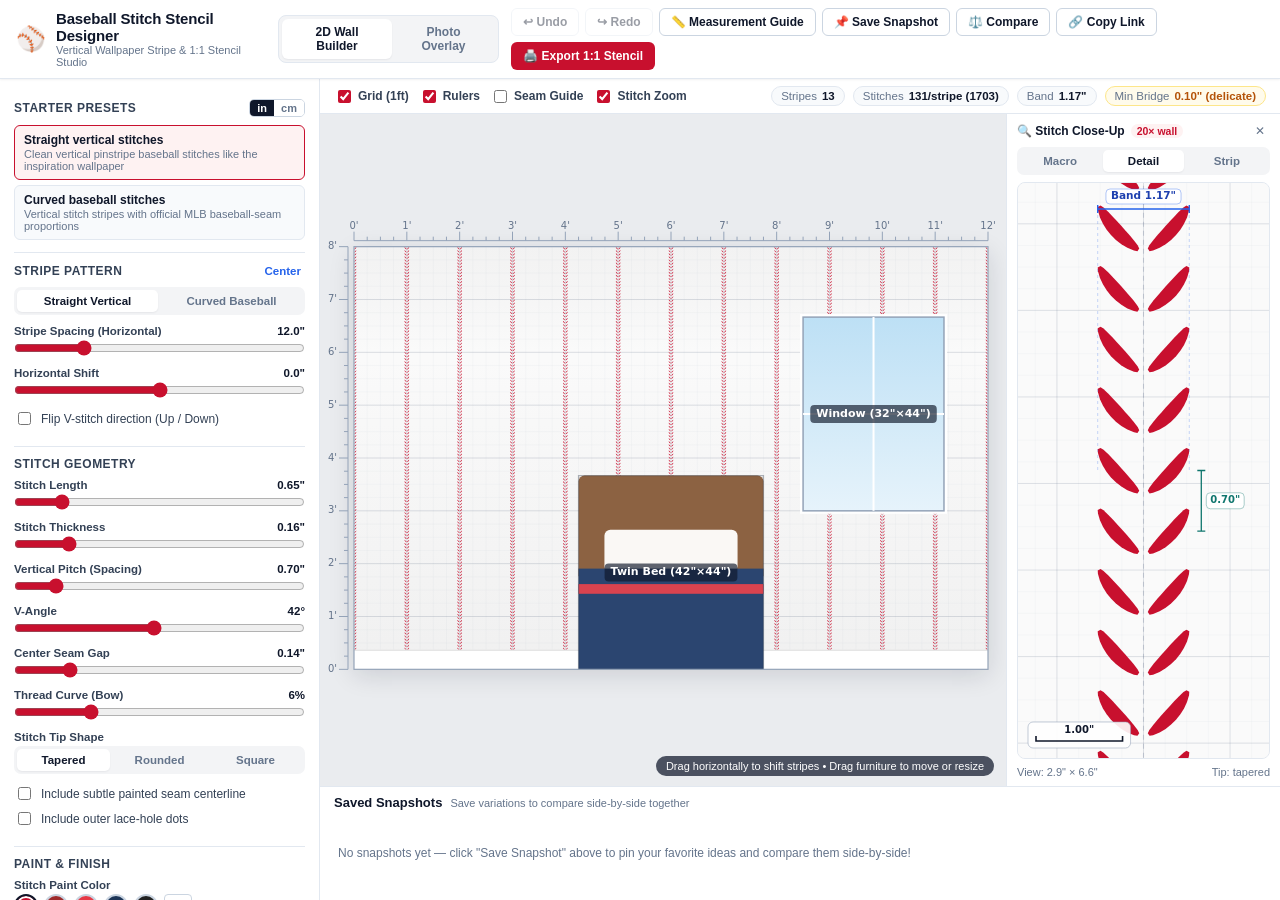
<file: index.html>
<!DOCTYPE html>
<html lang="en">
<head>
  <meta charset="UTF-8" />
  <meta name="viewport" content="width=device-width, initial-scale=1.0" />
  <meta name="description" content="Interactive true-scale baseball stitch wall stencil designer with 2D room mockup, photo overlay calibration, side-by-side comparison, and 1:1 printable PDF &amp; SVG export." />
  <title>Baseball Stitch Stencil Designer</title>
  <link rel="icon" type="image/svg+xml" href="data:image/svg+xml,%3Csvg xmlns='http://www.w3.org/2000/svg' viewBox='0 0 64 64'%3E%3Ccircle cx='32' cy='32' r='30' fill='%23fafafa' stroke='%23cbd5e1' stroke-width='3'/%3E%3Cpath d='M20 8 C28 22 28 42 20 56 M44 8 C36 22 36 42 44 56' fill='none' stroke='%23c8102e' stroke-width='4' stroke-dasharray='4 4' stroke-linecap='round'/%3E%3C/svg%3E" />
  <link rel="stylesheet" href="css/styles.css" />
</head>
<body>
  <div class="app-shell">
    <!-- Top Action Bar -->
    <header class="topbar">
      <div class="brand">
        <span class="brand-ball" aria-hidden="true">⚾</span>
        <div>
          <h1>Baseball Stitch Stencil Designer</h1>
          <span class="brand-sub">Vertical Wallpaper Stripe &amp; 1:1 Stencil Studio</span>
        </div>
      </div>

      <div class="mode-switch" role="tablist" aria-label="Room mockup mode">
        <button id="btn-mode-wall2d" class="mode-btn active" role="tab" aria-selected="true">2D Wall Builder</button>
        <button id="btn-mode-photo" class="mode-btn" role="tab" aria-selected="false">Photo Overlay</button>
      </div>

      <div class="topbar-actions">
        <button id="btn-undo" class="btn btn-ghost" title="Undo (Ctrl+Z)" disabled>↩ Undo</button>
        <button id="btn-redo" class="btn btn-ghost" title="Redo (Ctrl+Shift+Z)" disabled>↪ Redo</button>
        <button id="btn-guide" class="btn btn-secondary">📏 Measurement Guide</button>
        <button id="btn-save-snapshot" class="btn btn-secondary">📌 Save Snapshot</button>
        <button id="btn-compare" class="btn btn-secondary">⚖️ Compare</button>
        <button id="btn-share-link" class="btn btn-secondary" title="Copy a shareable URL with your exact current design">🔗 Copy Link</button>
        <button id="btn-export" class="btn btn-primary">🖨️ Export 1:1 Stencil</button>
      </div>
    </header>

    <!-- Main Studio Grid -->
    <div class="workspace">
      <!-- Left Controls Panel -->
      <aside class="sidebar" aria-label="Design controls">
        <!-- Starter Presets (2 focused options) -->
        <section class="panel-section">
          <div class="section-header">
            <h2>Starter Presets</h2>
            <div class="unit-toggle" title="Toggle display units">
              <button id="btn-unit-in" class="unit-btn active">in</button>
              <button id="btn-unit-cm" class="unit-btn">cm</button>
            </div>
          </div>
          <div id="preset-grid" class="preset-grid"></div>
        </section>

        <!-- Stripe Pattern -->
        <section class="panel-section">
          <div class="section-header">
            <h2>Stripe Pattern</h2>
            <button id="btn-center-seam" class="btn-link" title="Center stripes on wall">Center</button>
          </div>
          <div class="segmented-2" id="layout-type-group">
            <button data-layout="straight-stripes" class="seg-btn active">Straight Vertical</button>
            <button data-layout="curved-stripes" class="seg-btn">Curved Baseball</button>
          </div>

          <div class="control-row">
            <label for="ctrl-stripe-spacing">Stripe Spacing (Horizontal) <span class="val" id="val-stripe-spacing"></span></label>
            <input id="ctrl-stripe-spacing" type="range" min="5" max="36" step="0.5" />
          </div>

          <div class="control-row">
            <label for="ctrl-offset-x">Horizontal Shift <span class="val" id="val-offset-x"></span></label>
            <input id="ctrl-offset-x" type="range" min="-18" max="18" step="0.5" />
          </div>

          <div id="layout-controls-curved" class="control-stack hidden">
            <div class="mlb-lock-box">
              <div class="mlb-lock-top">
                <label class="check-row mlb-lock-check">
                  <input id="ctrl-lock-mlb" type="checkbox" checked />
                  <span>⚾ Lock to MLB baseball curve</span>
                </label>
                <button id="btn-snap-mlb" type="button" class="btn-link" title="Snap Curve Amount and Curve Waves to official MLB proportions for your current Stripe Spacing">Reset</button>
              </div>
              <div class="mlb-readout" id="mlb-curve-readout"></div>
            </div>

            <div class="control-row">
              <label for="ctrl-curve-amp">Curve Amount <span class="val" id="val-curve-amp"></span></label>
              <input id="ctrl-curve-amp" type="range" min="0.25" max="6" step="0.05" />
            </div>
            <div class="control-row">
              <label for="ctrl-curve-cycles">Curve Waves (Top → Bottom) <span class="val" id="val-curve-cycles"></span></label>
              <input id="ctrl-curve-cycles" type="range" min="0.75" max="8" step="0.05" />
            </div>
            <div class="control-row">
              <label>Curve Pairing</label>
              <div class="segmented-2" id="curve-style-group">
                <button data-curve-style="opposing" class="seg-btn active">Opposing (Baseball Pairs)</button>
                <button data-curve-style="parallel" class="seg-btn">Parallel Waves</button>
              </div>
            </div>
            <label class="check-row">
              <input id="ctrl-alt-dir" type="checkbox" />
              <span>Alternate V-direction on opposing stripes</span>
            </label>
          </div>

          <label class="check-row">
            <input id="ctrl-flip-dir" type="checkbox" />
            <span>Flip V-stitch direction (Up / Down)</span>
          </label>
        </section>

        <!-- Stitch Dimensions -->
        <section class="panel-section">
          <div class="section-header">
            <h2>Stitch Geometry</h2>
          </div>

          <div class="control-row">
            <label for="ctrl-length">Stitch Length <span class="val" id="val-length"></span></label>
            <input id="ctrl-length" type="range" min="0.25" max="3.0" step="0.05" />
          </div>
          <div class="control-row">
            <label for="ctrl-width">Stitch Thickness <span class="val" id="val-width"></span></label>
            <input id="ctrl-width" type="range" min="0.06" max="0.65" step="0.01" />
          </div>
          <div class="control-row">
            <label for="ctrl-spacing">Vertical Pitch (Spacing) <span class="val" id="val-spacing"></span></label>
            <input id="ctrl-spacing" type="range" min="0.3" max="3.5" step="0.05" />
          </div>
          <div class="control-row">
            <label for="ctrl-vangle">V-Angle <span class="val" id="val-vangle"></span></label>
            <input id="ctrl-vangle" type="range" min="18" max="68" step="1" />
          </div>
          <div class="control-row">
            <label for="ctrl-gap">Center Seam Gap <span class="val" id="val-gap"></span></label>
            <input id="ctrl-gap" type="range" min="0" max="0.8" step="0.02" />
          </div>
          <div class="control-row">
            <label for="ctrl-bow">Thread Curve (Bow) <span class="val" id="val-bow"></span></label>
            <input id="ctrl-bow" type="range" min="0" max="0.24" step="0.01" />
          </div>

          <div class="control-row">
            <label>Stitch Tip Shape</label>
            <div class="segmented-3" id="tip-style-group">
              <button data-tip="tapered" class="seg-btn active">Tapered</button>
              <button data-tip="rounded" class="seg-btn">Rounded</button>
              <button data-tip="square" class="seg-btn">Square</button>
            </div>
          </div>

          <label class="check-row">
            <input id="ctrl-seam-line" type="checkbox" />
            <span>Include subtle painted seam centerline</span>
          </label>
          <label class="check-row">
            <input id="ctrl-lace-holes" type="checkbox" />
            <span>Include outer lace-hole dots</span>
          </label>
        </section>

        <!-- Colors & Paint Blend -->
        <section class="panel-section">
          <div class="section-header">
            <h2>Paint &amp; Finish</h2>
          </div>

          <div class="control-row">
            <label>Stitch Paint Color</label>
            <div class="swatch-row">
              <button class="swatch" data-stitch-color="#C8102E" style="background:#C8102E" title="Classic MLB Red"></button>
              <button class="swatch" data-stitch-color="#9E2A2B" style="background:#9E2A2B" title="Vintage Brick Red"></button>
              <button class="swatch" data-stitch-color="#E63946" style="background:#E63946" title="Bright Scarlet"></button>
              <button class="swatch" data-stitch-color="#1D3557" style="background:#1D3557" title="Ballpark Navy"></button>
              <button class="swatch" data-stitch-color="#222222" style="background:#222222" title="Charcoal"></button>
              <input id="ctrl-stitch-color" type="color" title="Custom stitch color" />
            </div>
          </div>

          <div id="wall-color-wrap" class="control-row">
            <label>Wall Paint Color (2D Mode)</label>
            <div class="swatch-row">
              <button class="swatch" data-wall-color="#FAFAFA" style="background:#FAFAFA" title="Crisp Wallpaper White"></button>
              <button class="swatch" data-wall-color="#F5F2EB" style="background:#F5F2EB" title="Baseball Chalk Cream"></button>
              <button class="swatch" data-wall-color="#E6E4DD" style="background:#E6E4DD" title="Warm Stone Gray"></button>
              <button class="swatch" data-wall-color="#D9E5F0" style="background:#D9E5F0" title="Ballpark Sky Blue"></button>
              <button class="swatch" data-wall-color="#DDE6DC" style="background:#DDE6DC" title="Soft Outfield Sage"></button>
              <input id="ctrl-wall-color" type="color" title="Custom wall color" />
            </div>
          </div>

          <div id="photo-blend-wrap" class="control-stack hidden">
            <div class="control-row">
              <label for="ctrl-opacity">Paint Opacity <span class="val" id="val-opacity"></span></label>
              <input id="ctrl-opacity" type="range" min="0.25" max="1" step="0.02" />
            </div>
            <label class="check-row">
              <input id="ctrl-multiply" type="checkbox" />
              <span>Realistic wall lighting blend (Multiply)</span>
            </label>
          </div>
        </section>

        <!-- Room Dimensions & Furniture (2D Wall Mode) -->
        <section id="section-room-2d" class="panel-section">
          <div class="section-header">
            <h2>Room Wall &amp; Furniture</h2>
          </div>

          <div class="control-row two-col">
            <div>
              <label for="ctrl-wall-w">Wall Width (in)</label>
              <input id="ctrl-wall-w" type="number" min="48" max="360" step="1" />
            </div>
            <div>
              <label for="ctrl-wall-h">Wall Height (in)</label>
              <input id="ctrl-wall-h" type="number" min="48" max="180" step="1" />
            </div>
          </div>
          <div class="control-row two-col">
            <div>
              <label for="ctrl-baseboard">Baseboard (in)</label>
              <input id="ctrl-baseboard" type="number" min="0" max="16" step="0.5" />
            </div>
            <div>
              <label for="ctrl-crown">Crown Mold (in)</label>
              <input id="ctrl-crown" type="number" min="0" max="12" step="0.5" />
            </div>
          </div>

          <label class="check-row">
            <input id="ctrl-mask-furniture" type="checkbox" />
            <span>Hide stitches behind furniture</span>
          </label>

          <div class="add-obstacle-bar">
            <select id="select-new-obstacle" aria-label="Furniture type to add">
              <option value="bed">Twin Bed (42"×44")</option>
              <option value="bed-full">Full Bed (56"×46")</option>
              <option value="bed-toddler">Toddler Bed (30"×34")</option>
              <option value="window">Window (32"×44")</option>
              <option value="door">Door (32"×80")</option>
              <option value="dresser">Dresser (42"×34")</option>
              <option value="shelf">Wall Shelf (36"×6")</option>
            </select>
            <button id="btn-add-obstacle" class="btn btn-secondary btn-sm">+ Add</button>
          </div>

          <div id="obstacle-list" class="obstacle-list"></div>
        </section>

        <!-- Photo Overlay Controls -->
        <section id="section-photo-mode" class="panel-section hidden">
          <div class="section-header">
            <h2>Room Photo &amp; Scale</h2>
          </div>

          <div class="photo-upload-box">
            <input id="input-photo-file" type="file" accept="image/*" hidden />
            <button id="btn-upload-photo" class="btn btn-primary btn-full">📷 Upload Son's Wall Photo</button>
            <div class="photo-meta">
              <span id="photo-name-label">Sample Kid Bedroom Wall</span>
              <button id="btn-use-sample-photo" class="btn-link">Use Sample</button>
            </div>
          </div>

          <div class="calib-card">
            <div class="calib-header">
              <strong>2-Point Scale Calibration</strong>
              <span id="calib-ppi-readout" class="badge">11.1 px/in</span>
            </div>
            <p class="helper-tip">Click two points on a known distance (like two painter's tape marks 48" apart) to lock stitches to real inches.</p>
            <div class="control-row two-col">
              <div>
                <label for="ctrl-calib-dist">Known Distance (in)</label>
                <input id="ctrl-calib-dist" type="number" min="2" max="240" step="0.25" />
              </div>
              <div class="align-end">
                <button id="btn-start-calib" class="btn btn-secondary btn-full">🎯 Calibrate Scale</button>
              </div>
            </div>
            <div id="calib-status" class="calib-status hidden"></div>
          </div>
        </section>

        <!-- Project Backup -->
        <section class="panel-section">
          <div class="section-header">
            <h2>Project File</h2>
          </div>
          <div class="two-col">
            <button id="btn-export-json" class="btn btn-ghost btn-sm">💾 Save JSON</button>
            <button id="btn-import-json" class="btn btn-ghost btn-sm">📂 Load JSON</button>
            <input id="input-json-file" type="file" accept="application/json" hidden />
          </div>
        </section>
      </aside>

      <!-- Main Stage & Bottom Snapshots Tray -->
      <main class="stage-column">
        <!-- Stage Toolbar & Live Stencil Stats -->
        <div class="stage-bar">
          <div class="stage-toggles">
            <label class="chip-check"><input id="ctrl-show-grid" type="checkbox" /> Grid (1ft)</label>
            <label class="chip-check"><input id="ctrl-show-rulers" type="checkbox" /> Rulers</label>
            <label class="chip-check"><input id="ctrl-show-guide" type="checkbox" /> Seam Guide</label>
            <label class="chip-check"><input id="ctrl-show-zoom" type="checkbox" /> Stitch Zoom</label>
          </div>
          <div class="stats-strip" id="stats-strip">
            <div class="stat-pill"><span class="stat-k">Stripes</span> <strong id="stat-stripes">0</strong></div>
            <div class="stat-pill"><span class="stat-k">Stitches</span> <strong id="stat-pairs">0</strong></div>
            <div class="stat-pill"><span class="stat-k">Band</span> <strong id="stat-band">0"</strong></div>
            <div class="stat-pill" id="stat-bridge-pill" title="Smallest gap between stitch cutouts (keep >= 0.15&quot;–0.25&quot; for sturdy mylar/cardstock stencils)">
              <span class="stat-k">Min Bridge</span> <strong id="stat-bridge">0"</strong>
            </div>
          </div>
        </div>

        <!-- Interactive Canvas Area + Zoomed Stitch Close-Up Panel -->
        <div class="stage-split">
          <div class="canvas-wrap" id="canvas-wrap">
            <canvas id="stage-canvas"></canvas>
            <div id="canvas-hint" class="canvas-hint">Drag horizontally to shift stripes • Drag furniture to move or resize</div>
          </div>

          <aside id="zoom-panel" class="zoom-panel" aria-label="Stitch geometry close-up preview">
            <div class="zoom-panel-header">
              <div class="zoom-panel-title">
                <strong>🔍 Stitch Close-Up</strong>
                <span id="zoom-scale-badge" class="zoom-scale-badge">~15×</span>
              </div>
              <button id="btn-close-zoom" type="button" class="icon-btn" title="Hide Stitch Close-Up panel" aria-label="Hide Stitch Close-Up panel">✕</button>
            </div>
            <div class="segmented-3 zoom-level-group" id="zoom-level-group">
              <button type="button" data-zoom="macro" class="seg-btn">Macro</button>
              <button type="button" data-zoom="detail" class="seg-btn active">Detail</button>
              <button type="button" data-zoom="strip" class="seg-btn">Strip</button>
            </div>
            <div class="zoom-canvas-wrap">
              <canvas id="zoom-canvas"></canvas>
            </div>
            <div class="zoom-panel-footer" id="zoom-panel-footer">
              Live close-up of center stripe
            </div>
          </aside>
        </div>

        <!-- Saved Snapshots Tray -->
        <div class="snapshots-bar">
          <div class="snapshots-header">
            <strong>Saved Snapshots</strong>
            <span class="snapshots-sub">Save variations to compare side-by-side together</span>
          </div>
          <div id="snapshots-tray" class="snapshots-tray"></div>
        </div>
      </main>
    </div>
  </div>

  <!-- MODAL: Side-by-Side & Split Comparison -->
  <div id="modal-compare" class="modal hidden" role="dialog" aria-modal="true" aria-labelledby="compare-title">
    <div class="modal-card modal-xl">
      <div class="modal-header">
        <h2 id="compare-title">Compare Designs</h2>
        <div class="compare-mode-tabs">
          <button id="btn-cmp-side" class="seg-btn active">Side-by-Side</button>
          <button id="btn-cmp-split" class="seg-btn">Split Wipe Slider</button>
        </div>
        <button class="modal-close" data-close-modal="modal-compare" aria-label="Close">✕</button>
      </div>

      <div class="compare-selectors">
        <div class="compare-select-box">
          <label for="cmp-select-a">Design A (Left)</label>
          <select id="cmp-select-a"></select>
        </div>
        <div class="compare-select-box">
          <label for="cmp-select-b">Design B (Right)</label>
          <select id="cmp-select-b"></select>
        </div>
      </div>

      <div id="compare-view-side" class="compare-side-grid">
        <div class="compare-pane">
          <div class="compare-pane-label" id="cmp-label-a">Design A</div>
          <canvas id="cmp-canvas-a" class="compare-canvas"></canvas>
        </div>
        <div class="compare-pane">
          <div class="compare-pane-label" id="cmp-label-b">Design B</div>
          <canvas id="cmp-canvas-b" class="compare-canvas"></canvas>
        </div>
      </div>

      <div id="compare-view-split" class="compare-split-wrap hidden">
        <canvas id="cmp-canvas-split" class="compare-split-canvas"></canvas>
        <div class="split-slider-row">
          <span id="cmp-split-label-a">Design A</span>
          <input id="cmp-split-range" type="range" min="0.05" max="0.95" step="0.005" value="0.5" />
          <span id="cmp-split-label-b">Design B</span>
        </div>
      </div>

      <div class="compare-diff-box">
        <h3>Key Differences</h3>
        <div id="cmp-diff-table" class="diff-grid"></div>
      </div>
    </div>
  </div>

  <!-- MODAL: Export 1:1 Stencil (PDF & SVG) -->
  <div id="modal-export" class="modal hidden" role="dialog" aria-modal="true" aria-labelledby="export-title">
    <div class="modal-card modal-lg">
      <div class="modal-header">
        <h2 id="export-title">Export 1:1 Physical Stencil</h2>
        <button class="modal-close" data-close-modal="modal-export" aria-label="Close">✕</button>
      </div>

      <div class="export-grid">
        <!-- Printable Tiled PDF Card -->
        <div class="export-card">
          <h3>🖨️ Printable 1:1 PDF (Home Printer)</h3>
          <p class="export-desc">Exact 1:1 US Letter (8.5" × 11") vector PDF with alignment guides and a 2.00" ruler verification box.</p>

          <div class="control-row">
            <label for="exp-pdf-mode">Stencil Mode</label>
            <select id="exp-pdf-mode">
              <option value="reusable">1-Page Reusable Vertical Stencil Strip (best for straight stripes)</option>
              <option value="single-stripe">Single Full-Height Vertical Stripe Tiled (best for curved stripes — flip for pairs!)</option>
              <option value="tiled">Full-Wall Tiled Template (all stripes)</option>
            </select>
          </div>

          <div id="exp-pdf-tiled-opts" class="hidden">
            <div class="control-row two-col">
              <div id="exp-pdf-orient-wrap">
                <label for="exp-pdf-orient">Orientation</label>
                <select id="exp-pdf-orient">
                  <option value="portrait">Portrait (8.5"×11")</option>
                  <option value="landscape">Landscape (11"×8.5")</option>
                </select>
              </div>
              <div>
                <label for="exp-pdf-overlap">Overlap (in)</label>
                <input id="exp-pdf-overlap" type="number" min="0.25" max="1.5" step="0.25" value="0.5" />
              </div>
            </div>
          </div>

          <label class="check-row">
            <input id="exp-pdf-inksaver" type="checkbox" checked />
            <span>Ink-Saver Cut Outlines (recommended — saves red ink)</span>
          </label>
          <label class="check-row">
            <input id="exp-pdf-centerline" type="checkbox" checked />
            <span>Include dashed plumb / seam centerline guide</span>
          </label>

          <div id="exp-pdf-summary" class="export-summary"></div>
          <button id="btn-download-pdf" class="btn btn-primary btn-full">Download 1:1 PDF</button>
        </div>

        <!-- Cutting Machine SVG Card -->
        <div class="export-card">
          <h3>✂️ Cutting Machine 1:1 SVG (Cricut / Silhouette)</h3>
          <p class="export-desc">Closed filled vector cutouts at exact real-world inches — ready to cut stencil mylar or vinyl directly.</p>

          <div class="control-row">
            <label for="exp-svg-mode">SVG Layout</label>
            <select id="exp-svg-mode">
              <option value="tile-12x24">Reusable Vertical Strip — 12"×24" Mat (11.5"×23.5")</option>
              <option value="tile-12x12">Reusable Vertical Strip — 12"×12" Mat (11.5"×11.5")</option>
              <option value="tile-letter">Reusable Vertical Strip — Letter Sheet (8.5"×11")</option>
              <option value="single-stripe">Single Full-Height Vertical Stripe (for plotter / Inkscape)</option>
              <option value="full-wall">Full-Wall 1:1 SVG (all stripes)</option>
            </select>
          </div>

          <label class="check-row">
            <input id="exp-svg-outline" type="checkbox" />
            <span>Stroke outlines only (instead of solid filled cutouts)</span>
          </label>

          <div id="exp-svg-summary" class="export-summary"></div>
          <button id="btn-download-svg" class="btn btn-secondary btn-full">Download 1:1 SVG</button>
        </div>
      </div>

      <div class="export-footer-tip">
        <strong>Printing Tip:</strong> Always select <strong>"Actual Size"</strong> or <strong>"Scale: 100%"</strong> in your print dialog — never "Fit to Page" — then measure the 2.00" verification mark with a ruler before cutting.
      </div>
    </div>
  </div>

  <!-- MODAL: Tomorrow's Measurement & Photo Guide -->
  <div id="modal-guide" class="modal hidden" role="dialog" aria-modal="true" aria-labelledby="guide-title">
    <div class="modal-card modal-md">
      <div class="modal-header">
        <h2 id="guide-title">📏 Tomorrow's Room Measurement &amp; Photo Checklist</h2>
        <button class="modal-close" data-close-modal="modal-guide" aria-label="Close">✕</button>
      </div>

      <div class="guide-body">
        <div class="guide-block">
          <h3>1. Quick Tape-Measure Checklist (nearest 1/4")</h3>
          <ul>
            <li><strong>Wall Width &amp; Height:</strong> Left corner to right corner, and floor to ceiling.</li>
            <li><strong>Trim Heights:</strong> Baseboard height (usually 3.5"–5.5") and crown molding (if any).</li>
            <li><strong>Bed / Headboard:</strong> Distance from left wall, total width, and height from floor.</li>
            <li><strong>Windows &amp; Doors:</strong> Distance from left wall, total width (including outer trim), sill height, and top height.</li>
            <li><strong>Switches / Outlets / Shelves:</strong> Any wall plates you want the stripes to clear cleanly.</li>
          </ul>
        </div>

        <div class="guide-block">
          <h3>2. How to Take a True-Scale Wall Photo</h3>
          <ul>
            <li><strong>Stand centered across the room:</strong> Hold your phone level at chest height (~4 ft off the floor) facing straight at the wall.</li>
            <li><strong>Use the standard 1x lens:</strong> Avoid 0.5x ultra-wide mode, which bows straight walls near the edges.</li>
            <li><strong>The 48" Painter's Tape Trick (Pro Tip):</strong> Before taking the photo, stick two small pieces of painter's tape (or sticky notes) horizontally on the wall <strong>exactly 48 inches (4 ft) apart</strong>. When you upload the photo in <em>Photo Overlay</em> mode, click <strong>Calibrate Scale</strong> and tap both pieces of tape — every stripe &amp; stitch immediately locks to exact real-world size!</li>
          </ul>
        </div>

        <div class="guide-block">
          <h3>3. Vertical Stripe Stencil Tips</h3>
          <ul>
            <li>Check the <strong>Min Bridge</strong> readout: for delicate wallpaper-scale stitches, a 7–10 mil mylar stencil cut on a Cricut/Silhouette handles bridges down to <strong>~0.12"</strong>; if hand-cutting with an X-Acto knife, aim for <strong>0.20"–0.25"+</strong>.</li>
            <li>Use a laser level (or plumb line) along the ceiling to mark stripe centers every <em>Stripe Spacing</em> inches, and align the dashed blue ghost stitch at the top of your stencil over the last painted stitch as you move down each column.</li>
          </ul>
        </div>
      </div>

      <div class="modal-footer">
        <button class="btn btn-primary" data-close-modal="modal-guide">Got It!</button>
      </div>
    </div>
  </div>

  <!-- Toast notification -->
  <div id="toast" class="toast hidden" role="status" aria-live="polite"></div>

  <script type="module" src="js/main.js"></script>
</body>
</html>
</file>
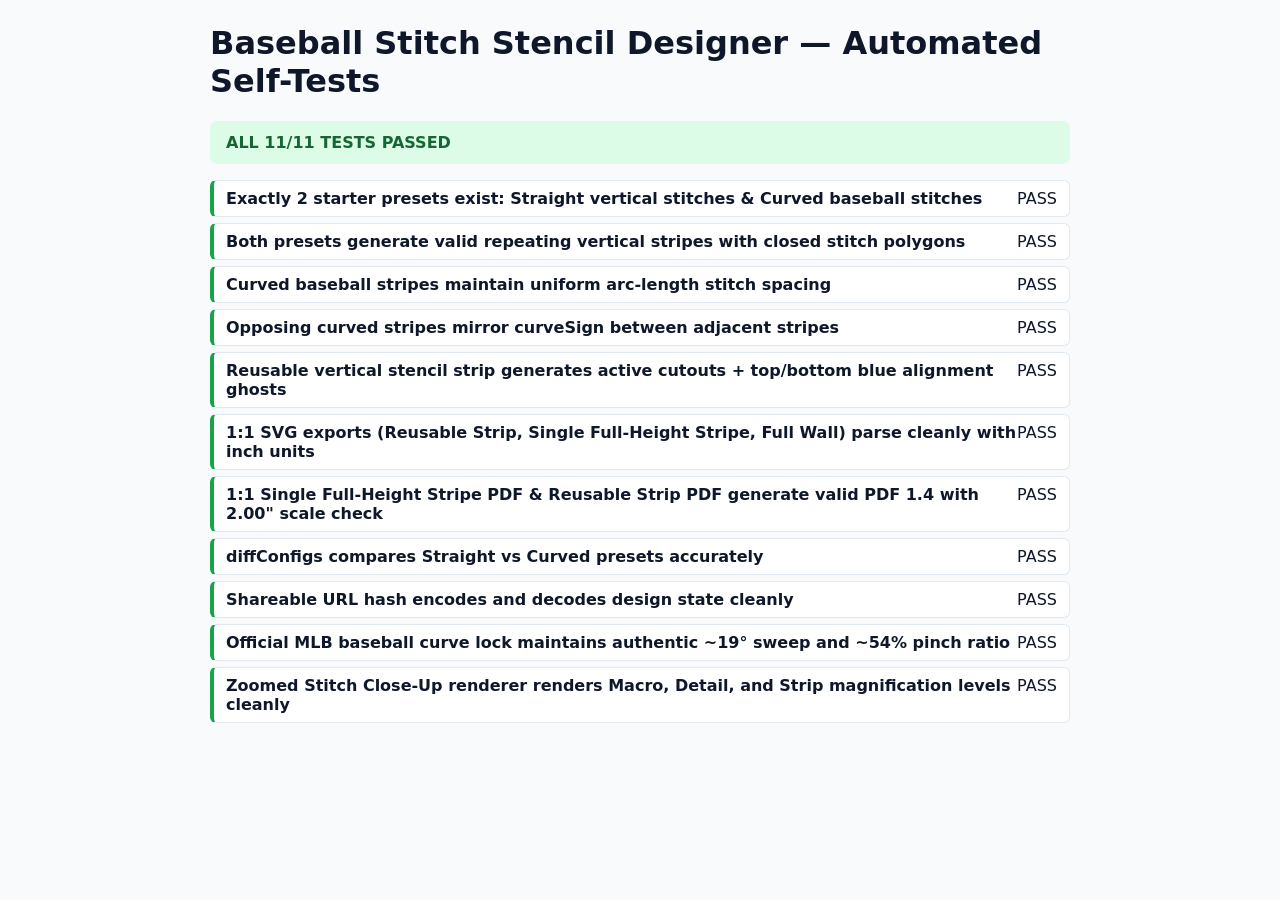
<file: tests/test-runner.html>
<!DOCTYPE html>
<html lang="en">
<head>
  <meta charset="UTF-8" />
  <title>Baseball Stitch Stencil Designer — Automated Test Suite</title>
  <style>
    body { font-family: system-ui, sans-serif; padding: 24px; max-width: 860px; margin: 0 auto; background: #f8fafc; color: #0f172a; }
    h1 { margin-top: 0; }
    .summary { padding: 12px 16px; border-radius: 8px; font-weight: 700; margin-bottom: 16px; }
    .summary.pass { background: #dcfce7; color: #166534; }
    .summary.fail { background: #fee2e2; color: #991b1b; }
    .test { padding: 8px 12px; margin-bottom: 6px; border-radius: 6px; background: #fff; border: 1px solid #e2e8f0; display: flex; justify-content: space-between; }
    .test.pass { border-left: 4px solid #16a34a; }
    .test.fail { border-left: 4px solid #dc2626; }
    .err { color: #b91c1c; font-size: 12px; margin-top: 4px; font-family: monospace; }
  </style>
</head>
<body>
  <h1>Baseball Stitch Stencil Designer — Automated Self-Tests</h1>
  <div id="summary" class="summary">Running tests...</div>
  <div id="results"></div>

  <script type="module">
    import {
      computeDesignGeometry,
      buildReusableStencilTile,
      buildSingleFullHeightStripe,
      getPaintedWallSpanIn,
      computeMlbCurveForSpacing,
      computeMlbAmplitudeForCycles,
      computeMlbCyclesForAmplitude,
      computeCurveMetrics,
      dist,
    } from '../js/geometry.js';
    import { createDefaultState, STARTER_PRESETS, applyPresetToState, diffConfigs } from '../js/presets.js';
    import { encodeStateToHash, decodeStateFromHash } from '../js/storage.js';
    import { generateFullWallSVG, generateReusableTileSVG, generateSingleStripeSVG } from '../js/svg-export.js';
    import { computeSingleStripePdfPlan, generateSingleStripePDF, generateReusableStripPDF } from '../js/pdf-export.js';
    import { renderStitchZoom } from '../js/renderer.js';

    const results = [];

    function assert(cond, msg) {
      if (!cond) throw new Error(msg || 'Assertion failed');
    }

    function test(name, fn) {
      try {
        fn();
        results.push({ name, passed: true });
      } catch (err) {
        results.push({ name, passed: false, error: err.message });
      }
    }

    test('Exactly 2 starter presets exist: Straight vertical stitches & Curved baseball stitches', () => {
      assert(STARTER_PRESETS.length === 2, `Expected 2 presets, got ${STARTER_PRESETS.length}`);
      assert(STARTER_PRESETS[0].name === 'Straight vertical stitches', 'Preset 1 name mismatch');
      assert(STARTER_PRESETS[1].name === 'Curved baseball stitches', 'Preset 2 name mismatch');
    });

    test('Both presets generate valid repeating vertical stripes with closed stitch polygons', () => {
      const base = createDefaultState();
      for (const preset of STARTER_PRESETS) {
        const cfg = applyPresetToState(base, preset.id);
        const geom = computeDesignGeometry(cfg);
        assert(geom.stats.stripeCount >= 8, `Preset ${preset.id} had too few stripes: ${geom.stats.stripeCount}`);
        assert(geom.stats.perStripePairs >= 50, `Preset ${preset.id} had too few stitches per stripe`);
        assert(geom.stats.minBridgeIn > 0.08, `Preset ${preset.id} bridge unexpectedly low: ${geom.stats.minBridgeIn}`);
      }
    });

    test('Curved baseball stripes maintain uniform arc-length stitch spacing', () => {
      const cfg = applyPresetToState(createDefaultState(), 'curved-baseball');
      cfg.stitch.spacingIn = 1.0;
      const geom = computeDesignGeometry(cfg);
      const pairs = geom.seams[0].pairs;
      for (let i = 1; i < pairs.length; i++) {
        const chord = dist(pairs[i - 1].stationPos, pairs[i].stationPos);
        assert(chord > 0.96 && chord <= 1.02, `Non-uniform spacing at ${i}: ${chord.toFixed(3)}"`);
      }
    });

    test('Opposing curved stripes mirror curveSign between adjacent stripes', () => {
      const cfg = applyPresetToState(createDefaultState(), 'curved-baseball');
      const geom = computeDesignGeometry(cfg);
      assert(geom.seams.length >= 2, 'Expected at least 2 stripes');
      assert(geom.seams[0].curveSign !== geom.seams[1].curveSign, 'Adjacent opposing stripes should have opposite curveSign');
    });

    test('Reusable vertical stencil strip generates active cutouts + top/bottom blue alignment ghosts', () => {
      const cfg = createDefaultState();
      const tile = buildReusableStencilTile(cfg, 8.5, 11.0, 0.85);
      assert(tile.activePairs.length >= 8, `Expected >= 8 vertical stitches on Letter strip, got ${tile.activePairs.length}`);
      assert(tile.ghostPairs.length === 2, 'Expected 2 alignment ghost stitches (top & bottom)');
    });

    test('1:1 SVG exports (Reusable Strip, Single Full-Height Stripe, Full Wall) parse cleanly with inch units', () => {
      const cfg = applyPresetToState(createDefaultState(), 'curved-baseball');
      const parser = new DOMParser();

      const tile = generateReusableTileSVG(cfg, { sheetWidthIn: 11.5, sheetHeightIn: 23.5 });
      const docTile = parser.parseFromString(tile.svg, 'image/svg+xml');
      assert(!docTile.querySelector('parsererror'), 'Tile SVG XML error');
      assert(docTile.documentElement.getAttribute('width') === '11.5in', 'Unexpected tile SVG width');

      const single = generateSingleStripeSVG(cfg);
      const docSingle = parser.parseFromString(single.svg, 'image/svg+xml');
      assert(!docSingle.querySelector('parsererror'), 'Single stripe SVG XML error');

      const full = generateFullWallSVG(cfg);
      const docFull = parser.parseFromString(full.svg, 'image/svg+xml');
      assert(!docFull.querySelector('parsererror'), 'Full wall SVG XML error');
      assert(docFull.documentElement.getAttribute('width') === '144in', 'Unexpected full SVG width');
    });

    test('1:1 Single Full-Height Stripe PDF & Reusable Strip PDF generate valid PDF 1.4 with 2.00" scale check', () => {
      const cfgCurved = applyPresetToState(createDefaultState(), 'curved-baseball');
      const plan = computeSingleStripePdfPlan(cfgCurved);
      assert(plan.activeTiles.length >= 8 && plan.activeTiles.length <= 15, `Unexpected stripe tile count: ${plan.activeTiles.length}`);

      const singlePdf = generateSingleStripePDF(cfgCurved, { inkSaver: true });
      const textSingle = new TextDecoder('latin1').decode(singlePdf.bytes);
      assert(textSingle.startsWith('%PDF-1.4\n'), 'Missing PDF 1.4 header');
      assert(textSingle.includes('Exact 2.00" x 2.00"'), 'Missing 2.00" scale box');
      assert(textSingle.trim().endsWith('%%EOF'), 'Missing %%EOF');

      const stripPdf = generateReusableStripPDF(createDefaultState(), { inkSaver: true });
      const textStrip = new TextDecoder('latin1').decode(stripPdf.bytes);
      assert(stripPdf.pageCount === 1, 'Expected 1 page for reusable strip');
      assert(textStrip.includes('/MediaBox [0 0 612 792]'), 'Expected Portrait Letter MediaBox [0 0 612 792]');
      assert(textStrip.includes('Exact 2.00" Scale Check'), 'Missing 2.00" scale bar');
    });

    test('diffConfigs compares Straight vs Curved presets accurately', () => {
      const a = applyPresetToState(createDefaultState(), 'straight-vertical');
      const b = applyPresetToState(createDefaultState(), 'curved-baseball');
      const diffs = diffConfigs(a, b);
      assert(diffs.some((d) => d.label === 'Pattern'), 'Expected Pattern diff');
      assert(diffs.some((d) => d.label === 'Curve Amount'), 'Expected Curve Amount diff');
    });

    test('Shareable URL hash encodes and decodes design state cleanly', () => {
      const orig = applyPresetToState(createDefaultState(), 'curved-baseball');
      orig.layout.stripeSpacingIn = 15.5;
      orig.layout.curveAmplitudeIn = 3.1;
      orig.stitch.lengthIn = 0.85;
      const hash = encodeStateToHash(orig);
      assert(hash.startsWith('#d='), 'Expected #d= hash prefix');
      const decoded = decodeStateFromHash(hash, createDefaultState());
      assert(decoded !== null, 'Failed to decode share hash');
      assert(decoded.layout.type === 'curved-stripes', 'Decoded layout type mismatch');
      assert(decoded.layout.stripeSpacingIn === 15.5, 'Decoded stripeSpacingIn mismatch');
      assert(decoded.layout.curveAmplitudeIn === 3.1, 'Decoded curveAmplitudeIn mismatch');
      assert(decoded.stitch.lengthIn === 0.85, 'Decoded stitch length mismatch');
      assert(decodeStateFromHash('#d=!!!invalid', createDefaultState()) === null, 'Invalid hash should return null');
    });

    test('Official MLB baseball curve lock maintains authentic ~19° sweep and ~54% pinch ratio', () => {
      const cfg = applyPresetToState(createDefaultState(), 'curved-baseball');
      assert(cfg.layout.lockBaseballCurve === true, 'Curved preset should enable MLB lock by default');
      const mDefault = computeCurveMetrics(cfg.layout, cfg.wall);
      assert(mDefault.isMlbMatch, `Default curved preset should be MLB Match (got ${mDefault.maxTiltDeg.toFixed(1)}°, ${mDefault.pinchRatioPct.toFixed(1)}%)`);
      assert(mDefault.maxTiltDeg >= 18 && mDefault.maxTiltDeg <= 20, `Expected ~19° curve tilt, got ${mDefault.maxTiltDeg.toFixed(2)}°`);
      assert(mDefault.pinchRatioPct >= 52 && mDefault.pinchRatioPct <= 56, `Expected ~54% pinch ratio, got ${mDefault.pinchRatioPct.toFixed(1)}%`);

      // Changing stripe spacing updates both amplitude & waves to stay an MLB Match
      const span = getPaintedWallSpanIn(cfg.wall);
      for (const spacing of [10, 12, 14, 16]) {
        const mlb = computeMlbCurveForSpacing(spacing, span);
        const m = computeCurveMetrics({ ...cfg.layout, stripeSpacingIn: spacing, ...mlb }, cfg.wall);
        assert(m.isMlbMatch, `Expected MLB Match at ${spacing}" spacing`);
      }

      // Changing Curve Waves or Curve Amount inversely preserves ~19° MLB sweep
      const ampFor4Waves = computeMlbAmplitudeForCycles(4.0, span);
      const mWave = computeCurveMetrics({ ...cfg.layout, curveCycles: 4.0, curveAmplitudeIn: ampFor4Waves }, cfg.wall);
      assert(mWave.isMlbTilt, `Expected ~19° sweep at 4 waves, got ${mWave.maxTiltDeg.toFixed(1)}°`);

      const cyclesFor25Amp = computeMlbCyclesForAmplitude(2.5, span);
      const mAmp = computeCurveMetrics({ ...cfg.layout, curveAmplitudeIn: 2.5, curveCycles: cyclesFor25Amp }, cfg.wall);
      assert(mAmp.isMlbTilt, `Expected ~19° sweep at 2.5" amp, got ${mAmp.maxTiltDeg.toFixed(1)}°`);

      // Preset adapts automatically to a taller 9-ft (108") wall
      const tall = createDefaultState();
      tall.wall.heightIn = 108;
      const tallCurved = applyPresetToState(tall, 'curved-baseball');
      assert(tallCurved.layout.curveCycles > cfg.layout.curveCycles, 'Taller wall should produce more curve waves');
      assert(computeCurveMetrics(tallCurved.layout, tallCurved.wall).isMlbMatch, 'Tall wall preset should still be MLB Match');
    });

    test('Zoomed Stitch Close-Up renderer renders Macro, Detail, and Strip magnification levels cleanly', () => {
      const cfg = applyPresetToState(createDefaultState(), 'curved-baseball');
      const canvas = document.createElement('canvas');
      canvas.width = 260;
      canvas.height = 360;

      cfg.stitchZoomLevel = 'macro';
      const macro = renderStitchZoom(canvas, cfg);
      cfg.stitchZoomLevel = 'detail';
      const detail = renderStitchZoom(canvas, cfg);
      cfg.stitchZoomLevel = 'strip';
      const strip = renderStitchZoom(canvas, cfg);

      assert(macro.pxPerIn > detail.pxPerIn && detail.pxPerIn > strip.pxPerIn, 'Expected Macro > Detail > Strip magnification');
      assert(macro.viewWidthIn > 0 && strip.viewHeightIn > 0, 'Expected positive close-up view dimensions');
    });

    const passedCount = results.filter((r) => r.passed).length;
    const allPass = passedCount === results.length;
    const summaryEl = document.getElementById('summary');
    summaryEl.textContent = allPass
      ? `ALL ${passedCount}/${results.length} TESTS PASSED`
      : `${passedCount}/${results.length} TESTS PASSED (${results.length - passedCount} FAILED)`;
    summaryEl.className = `summary ${allPass ? 'pass' : 'fail'}`;

    const resEl = document.getElementById('results');
    for (const r of results) {
      const div = document.createElement('div');
      div.className = `test ${r.passed ? 'pass' : 'fail'}`;
      div.innerHTML = `<div><strong>${r.name}</strong>${r.error ? `<div class="err">${r.error}</div>` : ''}</div><span>${r.passed ? 'PASS' : 'FAIL'}</span>`;
      resEl.appendChild(div);
    }

    window.__TEST_RESULTS__ = { passedCount, total: results.length, allPass, results };
  </script>
</body>
</html>
</file>
<file: css/styles.css>
:root {
  --bg-app: #f3f4f6;
  --bg-surface: #ffffff;
  --bg-muted: #f8fafc;
  --border: #e2e8f0;
  --border-strong: #cbd5e1;
  --text: #0f172a;
  --text-muted: #64748b;
  --accent: #c8102e;
  --accent-hover: #a50d26;
  --accent-soft: #fef2f2;
  --blue: #2563eb;
  --green: #15803d;
  --amber: #b45309;
  --radius: 10px;
  --radius-sm: 6px;
  --shadow-sm: 0 1px 2px rgba(15, 23, 42, 0.06);
  --shadow-lg: 0 16px 40px rgba(15, 23, 42, 0.18);
}

* {
  box-sizing: border-box;
}

html, body {
  margin: 0;
  padding: 0;
  height: 100%;
  font-family: -apple-system, BlinkMacSystemFont, "Segoe UI", Roboto, Inter, sans-serif;
  color: var(--text);
  background: var(--bg-app);
  font-size: 13px;
  -webkit-font-smoothing: antialiased;
}

.hidden {
  display: none !important;
}

.app-shell {
  display: flex;
  flex-direction: column;
  height: 100vh;
  overflow: hidden;
}

/* Top Bar */
.topbar {
  display: flex;
  align-items: center;
  justify-content: space-between;
  gap: 12px;
  padding: 8px 16px;
  background: var(--bg-surface);
  border-bottom: 1px solid var(--border);
  box-shadow: var(--shadow-sm);
  z-index: 20;
  flex-shrink: 0;
}

.brand {
  display: flex;
  align-items: center;
  gap: 10px;
}

.brand-ball {
  font-size: 24px;
  line-height: 1;
}

.brand h1 {
  margin: 0;
  font-size: 15px;
  font-weight: 700;
  letter-spacing: -0.01em;
}

.brand-sub {
  display: block;
  font-size: 11px;
  color: var(--text-muted);
}

.mode-switch {
  display: inline-flex;
  background: var(--bg-app);
  padding: 3px;
  border-radius: 8px;
  border: 1px solid var(--border);
}

.mode-btn {
  border: none;
  background: transparent;
  padding: 6px 14px;
  border-radius: 6px;
  font-size: 12px;
  font-weight: 600;
  color: var(--text-muted);
  cursor: pointer;
  transition: all 0.15s ease;
}

.mode-btn.active {
  background: var(--bg-surface);
  color: var(--text);
  box-shadow: var(--shadow-sm);
}

.topbar-actions {
  display: flex;
  align-items: center;
  gap: 6px;
  flex-wrap: wrap;
}

/* Buttons */
.btn {
  display: inline-flex;
  align-items: center;
  justify-content: center;
  gap: 5px;
  padding: 6px 11px;
  border-radius: var(--radius-sm);
  border: 1px solid transparent;
  font-size: 12px;
  font-weight: 600;
  cursor: pointer;
  transition: background 0.15s, border-color 0.15s, opacity 0.15s;
}

.btn:disabled {
  opacity: 0.42;
  cursor: not-allowed;
}

.btn-primary {
  background: var(--accent);
  color: #ffffff;
}

.btn-primary:hover:not(:disabled) {
  background: var(--accent-hover);
}

.btn-secondary {
  background: var(--bg-surface);
  border-color: var(--border-strong);
  color: var(--text);
}

.btn-secondary:hover:not(:disabled) {
  background: var(--bg-muted);
}

.btn-ghost {
  background: transparent;
  border-color: var(--border);
  color: var(--text);
}

.btn-ghost:hover:not(:disabled) {
  background: var(--bg-app);
}

.btn-sm {
  padding: 5px 9px;
  font-size: 11.5px;
}

.btn-full {
  width: 100%;
}

.btn-link {
  background: none;
  border: none;
  color: var(--blue);
  font-size: 11.5px;
  font-weight: 600;
  cursor: pointer;
  padding: 2px 4px;
}

.btn-link:hover {
  text-decoration: underline;
}

/* Main Workspace */
.workspace {
  display: flex;
  flex: 1;
  min-height: 0;
  overflow: hidden;
}

/* Left Sidebar */
.sidebar {
  width: 320px;
  flex-shrink: 0;
  background: var(--bg-surface);
  border-right: 1px solid var(--border);
  overflow-y: auto;
  padding: 10px 14px 28px;
}

.panel-section {
  padding: 10px 0 12px;
  border-bottom: 1px solid var(--border);
}

.panel-section:last-child {
  border-bottom: none;
}

.section-header {
  display: flex;
  align-items: center;
  justify-content: space-between;
  margin-bottom: 8px;
}

.section-header h2 {
  margin: 0;
  font-size: 12px;
  font-weight: 700;
  text-transform: uppercase;
  letter-spacing: 0.04em;
  color: #334155;
}

.unit-toggle {
  display: inline-flex;
  border: 1px solid var(--border-strong);
  border-radius: 5px;
  overflow: hidden;
}

.unit-btn {
  border: none;
  background: var(--bg-surface);
  padding: 2px 7px;
  font-size: 11px;
  font-weight: 600;
  color: var(--text-muted);
  cursor: pointer;
}

.unit-btn.active {
  background: #0f172a;
  color: #ffffff;
}

/* Presets */
.preset-grid {
  display: grid;
  grid-template-columns: 1fr;
  gap: 5px;
}

.preset-btn {
  text-align: left;
  padding: 7px 9px;
  border-radius: var(--radius-sm);
  border: 1px solid var(--border);
  background: var(--bg-muted);
  cursor: pointer;
  transition: border-color 0.15s, background 0.15s;
}

.preset-btn:hover {
  border-color: var(--border-strong);
  background: #f1f5f9;
}

.preset-btn.active {
  border-color: var(--accent);
  background: var(--accent-soft);
}

.preset-name {
  display: block;
  font-size: 12px;
  font-weight: 700;
  color: var(--text);
}

.preset-tag {
  display: block;
  font-size: 11px;
  color: var(--text-muted);
  margin-top: 1px;
}

/* Segmented Controls */
.segmented-4,
.segmented-3,
.segmented-2 {
  display: grid;
  gap: 3px;
  background: var(--bg-app);
  padding: 3px;
  border-radius: 7px;
  margin-bottom: 10px;
}

.segmented-4 {
  grid-template-columns: repeat(4, 1fr);
}

.segmented-3 {
  grid-template-columns: repeat(3, 1fr);
}

.segmented-2 {
  grid-template-columns: repeat(2, 1fr);
}

.seg-btn {
  border: none;
  background: transparent;
  padding: 5px 4px;
  border-radius: 5px;
  font-size: 11.5px;
  font-weight: 600;
  color: var(--text-muted);
  cursor: pointer;
}

.seg-btn.active {
  background: var(--bg-surface);
  color: var(--text);
  box-shadow: var(--shadow-sm);
}

/* Form Controls */
.control-stack {
  display: flex;
  flex-direction: column;
  gap: 6px;
}

.control-row {
  margin-bottom: 8px;
}

.control-row label {
  display: flex;
  justify-content: space-between;
  align-items: center;
  font-size: 11.5px;
  font-weight: 600;
  color: #334155;
  margin-bottom: 3px;
}

.control-row .val {
  font-variant-numeric: tabular-nums;
  font-weight: 700;
  color: var(--text);
}

input[type="range"] {
  width: 100%;
  accent-color: var(--accent);
  cursor: pointer;
  margin: 0;
}

input[type="number"],
select {
  width: 100%;
  padding: 5px 7px;
  border: 1px solid var(--border-strong);
  border-radius: 5px;
  font-size: 12px;
  background: var(--bg-surface);
  color: var(--text);
}

.two-col {
  display: grid;
  grid-template-columns: 1fr 1fr;
  gap: 8px;
}

.align-end {
  display: flex;
  align-items: flex-end;
}

.check-row {
  display: flex;
  align-items: center;
  gap: 7px;
  font-size: 12px;
  color: #334155;
  margin: 6px 0;
  cursor: pointer;
}

.check-row input[type="checkbox"] {
  accent-color: var(--accent);
}

.helper-tip {
  margin: 0 0 8px;
  font-size: 11.5px;
  line-height: 1.45;
  color: var(--text-muted);
}

/* Official MLB Curve Lock Box */
.mlb-lock-box {
  padding: 7px 9px;
  margin-bottom: 4px;
  border-radius: var(--radius-sm);
  background: var(--bg-muted);
  border: 1px solid var(--border);
}

.mlb-lock-top {
  display: flex;
  align-items: center;
  justify-content: space-between;
  gap: 6px;
}

.mlb-lock-check {
  margin: 0;
  font-weight: 600;
  font-size: 11.5px;
}

.mlb-readout {
  display: flex;
  align-items: center;
  justify-content: space-between;
  gap: 6px;
  flex-wrap: wrap;
  margin-top: 5px;
  font-size: 11px;
  color: var(--text-muted);
  font-variant-numeric: tabular-nums;
}

.mlb-badge {
  display: inline-block;
  padding: 1px 6px;
  border-radius: 99px;
  font-size: 10px;
  font-weight: 700;
}

.mlb-badge-match {
  background: #dcfce7;
  color: var(--green);
}

.mlb-badge-sweep {
  background: #dbeafe;
  color: #1e40af;
}

.mlb-badge-custom {
  background: #e2e8f0;
  color: #475569;
}

/* Color Swatches */
.swatch-row {
  display: flex;
  align-items: center;
  gap: 6px;
}

.swatch {
  width: 24px;
  height: 24px;
  border-radius: 50%;
  border: 2px solid #cbd5e1;
  cursor: pointer;
  padding: 0;
  transition: transform 0.1s;
}

.swatch:hover {
  transform: scale(1.1);
}

.swatch.active {
  border-color: #0f172a;
  box-shadow: 0 0 0 2px #ffffff inset;
}

input[type="color"] {
  width: 28px;
  height: 24px;
  border: 1px solid var(--border-strong);
  border-radius: 4px;
  padding: 1px;
  cursor: pointer;
  background: #ffffff;
}

/* Obstacles List */
.add-obstacle-bar {
  display: flex;
  gap: 6px;
  margin: 8px 0;
}

.obstacle-list {
  display: flex;
  flex-direction: column;
  gap: 5px;
}

.obstacle-item {
  display: flex;
  align-items: center;
  justify-content: space-between;
  gap: 6px;
  padding: 5px 8px;
  background: var(--bg-muted);
  border: 1px solid var(--border);
  border-radius: var(--radius-sm);
  font-size: 11.5px;
}

.obstacle-item.selected {
  border-color: var(--blue);
  background: #eff6ff;
}

.obstacle-item-info {
  display: flex;
  align-items: center;
  gap: 6px;
  cursor: pointer;
  flex: 1;
}

.obstacle-item-dims {
  color: var(--text-muted);
  font-size: 11px;
}

.icon-btn {
  border: none;
  background: transparent;
  color: var(--text-muted);
  cursor: pointer;
  padding: 2px 5px;
  border-radius: 4px;
  font-size: 12px;
}

.icon-btn:hover {
  background: #e2e8f0;
  color: var(--text);
}

/* Photo Mode Controls */
.photo-upload-box {
  display: flex;
  flex-direction: column;
  gap: 6px;
  margin-bottom: 10px;
}

.photo-meta {
  display: flex;
  align-items: center;
  justify-content: space-between;
  font-size: 11px;
  color: var(--text-muted);
}

.calib-card {
  padding: 10px;
  background: #f8fafc;
  border: 1px solid var(--border);
  border-radius: 8px;
}

.calib-header {
  display: flex;
  align-items: center;
  justify-content: space-between;
  margin-bottom: 4px;
  font-size: 12px;
}

.badge {
  display: inline-block;
  padding: 2px 6px;
  border-radius: 99px;
  background: #dbeafe;
  color: #1e40af;
  font-size: 10.5px;
  font-weight: 700;
}

.calib-status {
  margin-top: 8px;
  padding: 6px 8px;
  border-radius: 5px;
  background: #eff6ff;
  border: 1px solid #bfdbfe;
  color: #1e40af;
  font-size: 11.5px;
  font-weight: 600;
}

/* Stage Column */
.stage-column {
  flex: 1;
  display: flex;
  flex-direction: column;
  min-width: 0;
  overflow: hidden;
}

.stage-bar {
  display: flex;
  align-items: center;
  justify-content: space-between;
  gap: 10px;
  padding: 7px 14px;
  background: var(--bg-surface);
  border-bottom: 1px solid var(--border);
  flex-wrap: wrap;
}

.stage-toggles {
  display: flex;
  align-items: center;
  gap: 10px;
}

.chip-check {
  display: inline-flex;
  align-items: center;
  gap: 4px;
  font-size: 12px;
  font-weight: 600;
  color: #334155;
  cursor: pointer;
}

.chip-check input {
  accent-color: var(--accent);
}

.stats-strip {
  display: flex;
  align-items: center;
  gap: 8px;
  flex-wrap: wrap;
}

.stat-pill {
  display: inline-flex;
  align-items: center;
  gap: 5px;
  padding: 3px 9px;
  border-radius: 99px;
  background: var(--bg-muted);
  border: 1px solid var(--border);
  font-size: 11.5px;
  font-variant-numeric: tabular-nums;
}

.stat-k {
  color: var(--text-muted);
}

.stat-pill.bridge-ok {
  background: #f0fdf4;
  border-color: #bbf7d0;
  color: var(--green);
}

.stat-pill.bridge-warn {
  background: #fffbeb;
  border-color: #fde68a;
  color: var(--amber);
}

.stat-pill.bridge-danger {
  background: #fef2f2;
  border-color: #fecaca;
  color: var(--accent);
}

/* Canvas Area + Docked Stitch Close-Up Panel */
.stage-split {
  flex: 1;
  display: flex;
  min-height: 0;
  overflow: hidden;
}

.canvas-wrap {
  position: relative;
  flex: 1;
  min-width: 0;
  min-height: 220px;
  background: #eaecef;
  overflow: hidden;
}

.zoom-panel {
  width: 274px;
  flex-shrink: 0;
  display: flex;
  flex-direction: column;
  gap: 7px;
  padding: 8px 10px;
  background: var(--bg-surface);
  border-left: 1px solid var(--border);
}

.zoom-panel-header {
  display: flex;
  align-items: center;
  justify-content: space-between;
  gap: 6px;
}

.zoom-panel-title {
  display: flex;
  align-items: center;
  gap: 6px;
  font-size: 12px;
}

.zoom-scale-badge {
  display: inline-block;
  padding: 1px 6px;
  border-radius: 99px;
  background: var(--accent-soft);
  color: var(--accent);
  font-size: 10.5px;
  font-weight: 700;
  font-variant-numeric: tabular-nums;
}

.zoom-level-group {
  margin-bottom: 0;
}

.zoom-canvas-wrap {
  flex: 1;
  min-height: 180px;
  border: 1px solid var(--border);
  border-radius: 8px;
  overflow: hidden;
  background: #fafafa;
  position: relative;
}

#zoom-canvas {
  width: 100%;
  height: 100%;
  display: block;
}

.zoom-panel-footer {
  font-size: 11px;
  color: var(--text-muted);
  display: flex;
  justify-content: space-between;
  gap: 6px;
  font-variant-numeric: tabular-nums;
}

#stage-canvas {
  width: 100%;
  height: 100%;
  display: block;
  cursor: grab;
  touch-action: none;
}

#stage-canvas.calibrating {
  cursor: crosshair;
}

#stage-canvas.dragging {
  cursor: grabbing;
}

.canvas-hint {
  position: absolute;
  bottom: 10px;
  right: 12px;
  padding: 4px 10px;
  border-radius: 99px;
  background: rgba(15, 23, 42, 0.72);
  color: #ffffff;
  font-size: 11px;
  pointer-events: none;
}

/* Snapshots Tray */
.snapshots-bar {
  background: var(--bg-surface);
  border-top: 1px solid var(--border);
  padding: 8px 14px;
  flex-shrink: 0;
}

.snapshots-header {
  display: flex;
  align-items: baseline;
  gap: 8px;
  margin-bottom: 6px;
}

.snapshots-sub {
  font-size: 11px;
  color: var(--text-muted);
}

.snapshots-tray {
  display: flex;
  gap: 10px;
  overflow-x: auto;
  padding-bottom: 2px;
  min-height: 76px;
  align-items: center;
}

.snapshot-empty {
  color: var(--text-muted);
  font-size: 12px;
  padding: 8px 4px;
}

.snapshot-card {
  display: flex;
  align-items: center;
  gap: 8px;
  padding: 5px;
  border: 1px solid var(--border);
  border-radius: 8px;
  background: var(--bg-muted);
  flex-shrink: 0;
  min-width: 220px;
  transition: border-color 0.15s;
}

.snapshot-card:hover {
  border-color: var(--accent);
}

.snapshot-thumb {
  width: 82px;
  height: 54px;
  object-fit: cover;
  border-radius: 5px;
  border: 1px solid var(--border);
  cursor: pointer;
  background: #eaecef;
}

.snapshot-info {
  flex: 1;
  min-width: 0;
}

.snapshot-title {
  font-weight: 700;
  font-size: 12px;
  white-space: nowrap;
  overflow: hidden;
  text-overflow: ellipsis;
  cursor: pointer;
}

.snapshot-meta {
  font-size: 10.5px;
  color: var(--text-muted);
  margin: 2px 0 4px;
}

.snapshot-actions {
  display: flex;
  gap: 4px;
}

/* Modals */
.modal {
  position: fixed;
  inset: 0;
  background: rgba(15, 23, 42, 0.55);
  display: flex;
  align-items: center;
  justify-content: center;
  z-index: 100;
  padding: 20px;
}

.modal-card {
  background: var(--bg-surface);
  border-radius: 12px;
  box-shadow: var(--shadow-lg);
  width: 100%;
  max-height: 92vh;
  display: flex;
  flex-direction: column;
  overflow: hidden;
}

.modal-md { max-width: 640px; }
.modal-lg { max-width: 820px; }
.modal-xl { max-width: 1060px; }

.modal-header {
  display: flex;
  align-items: center;
  justify-content: space-between;
  gap: 12px;
  padding: 14px 18px;
  border-bottom: 1px solid var(--border);
}

.modal-header h2 {
  margin: 0;
  font-size: 16px;
}

.modal-close {
  border: none;
  background: transparent;
  font-size: 18px;
  color: var(--text-muted);
  cursor: pointer;
  padding: 2px 6px;
  border-radius: 5px;
}

.modal-close:hover {
  background: var(--bg-app);
  color: var(--text);
}

.modal-footer {
  padding: 12px 18px;
  border-top: 1px solid var(--border);
  display: flex;
  justify-content: flex-end;
}

/* Compare Modal */
.compare-mode-tabs {
  display: inline-flex;
  background: var(--bg-app);
  padding: 3px;
  border-radius: 7px;
  gap: 3px;
}

.compare-selectors {
  display: grid;
  grid-template-columns: 1fr 1fr;
  gap: 14px;
  padding: 12px 18px 8px;
}

.compare-select-box label {
  display: block;
  font-size: 11px;
  font-weight: 700;
  color: var(--text-muted);
  margin-bottom: 3px;
}

.compare-side-grid {
  display: grid;
  grid-template-columns: 1fr 1fr;
  gap: 12px;
  padding: 8px 18px;
}

.compare-pane {
  border: 1px solid var(--border);
  border-radius: 8px;
  overflow: hidden;
  background: #eaecef;
}

.compare-pane-label {
  padding: 5px 10px;
  background: #f8fafc;
  border-bottom: 1px solid var(--border);
  font-size: 11.5px;
  font-weight: 700;
}

.compare-canvas {
  width: 100%;
  height: 300px;
  display: block;
}

.compare-split-wrap {
  padding: 8px 18px;
}

.compare-split-canvas {
  width: 100%;
  height: 340px;
  display: block;
  border-radius: 8px;
  border: 1px solid var(--border);
}

.split-slider-row {
  display: flex;
  align-items: center;
  gap: 12px;
  margin-top: 8px;
  font-size: 12px;
  font-weight: 600;
}

.compare-diff-box {
  padding: 10px 18px 16px;
  border-top: 1px solid var(--border);
  overflow-y: auto;
  max-height: 170px;
}

.compare-diff-box h3 {
  margin: 0 0 8px;
  font-size: 12px;
  text-transform: uppercase;
  color: var(--text-muted);
}

.diff-grid {
  display: flex;
  flex-wrap: wrap;
  gap: 6px;
}

.diff-pill {
  padding: 4px 9px;
  border-radius: 6px;
  background: var(--bg-muted);
  border: 1px solid var(--border);
  font-size: 11.5px;
}

.diff-pill strong {
  color: #334155;
}

/* Export Modal */
.export-grid {
  display: grid;
  grid-template-columns: 1fr 1fr;
  gap: 14px;
  padding: 16px 18px;
  overflow-y: auto;
}

.export-card {
  padding: 14px;
  border: 1px solid var(--border);
  border-radius: 10px;
  background: var(--bg-muted);
  display: flex;
  flex-direction: column;
  gap: 8px;
}

.export-card h3 {
  margin: 0;
  font-size: 14px;
}

.export-desc {
  margin: 0;
  font-size: 11.5px;
  color: var(--text-muted);
  line-height: 1.45;
}

.export-summary {
  padding: 8px 10px;
  border-radius: 6px;
  background: var(--bg-surface);
  border: 1px solid var(--border);
  font-size: 11.5px;
  line-height: 1.5;
  color: #334155;
  margin-top: auto;
}

.export-footer-tip {
  padding: 10px 18px;
  background: #fef2f2;
  border-top: 1px solid #fecaca;
  color: #7f1d1d;
  font-size: 12px;
}

/* Measurement Guide */
.guide-body {
  padding: 14px 18px;
  overflow-y: auto;
  display: flex;
  flex-direction: column;
  gap: 12px;
}

.guide-block {
  padding: 12px 14px;
  border-radius: 8px;
  background: var(--bg-muted);
  border: 1px solid var(--border);
}

.guide-block h3 {
  margin: 0 0 6px;
  font-size: 13.5px;
}

.guide-block ul {
  margin: 0;
  padding-left: 18px;
  line-height: 1.55;
  color: #334155;
}

.guide-block li {
  margin-bottom: 4px;
}

/* Toast */
.toast {
  position: fixed;
  bottom: 22px;
  left: 50%;
  transform: translateX(-50%);
  background: #0f172a;
  color: #ffffff;
  padding: 9px 16px;
  border-radius: 8px;
  font-size: 12.5px;
  font-weight: 600;
  box-shadow: var(--shadow-lg);
  z-index: 200;
}

@media (max-width: 960px) {
  .app-shell {
    height: auto;
    min-height: 100vh;
    overflow: visible;
  }
  .topbar {
    flex-wrap: wrap;
    padding: 8px 12px;
  }
  .workspace {
    flex-direction: column;
    overflow: visible;
  }
  .stage-column {
    order: -1;
    overflow: visible;
  }
  .stage-split {
    flex-direction: column;
    overflow: visible;
  }
  .canvas-wrap {
    height: 52vh;
    min-height: 320px;
  }
  .zoom-panel {
    width: 100%;
    border-left: none;
    border-top: 1px solid var(--border);
  }
  .zoom-canvas-wrap {
    height: 260px;
    flex: none;
  }
  .sidebar {
    width: 100%;
    max-height: none;
    border-right: none;
    border-top: 1px solid var(--border);
  }
  .export-grid,
  .compare-side-grid {
    grid-template-columns: 1fr;
  }
}
</file>
